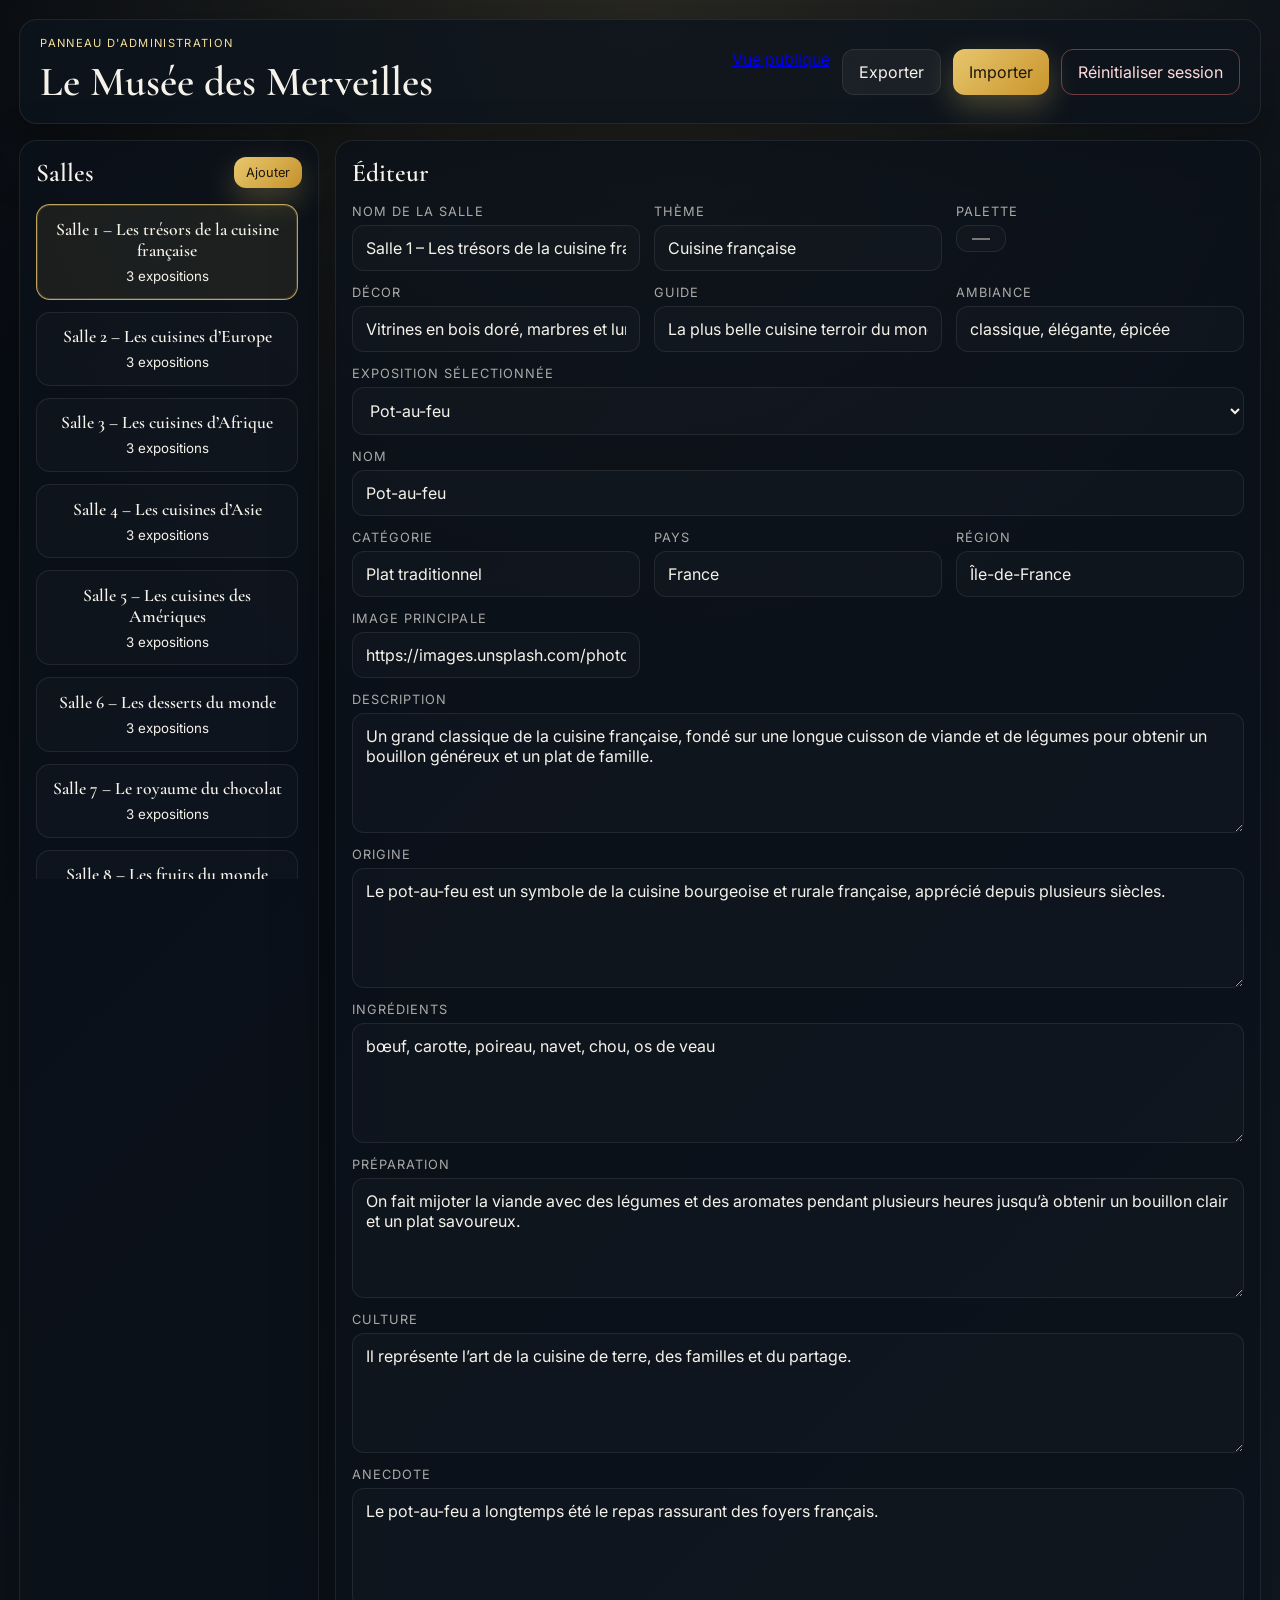
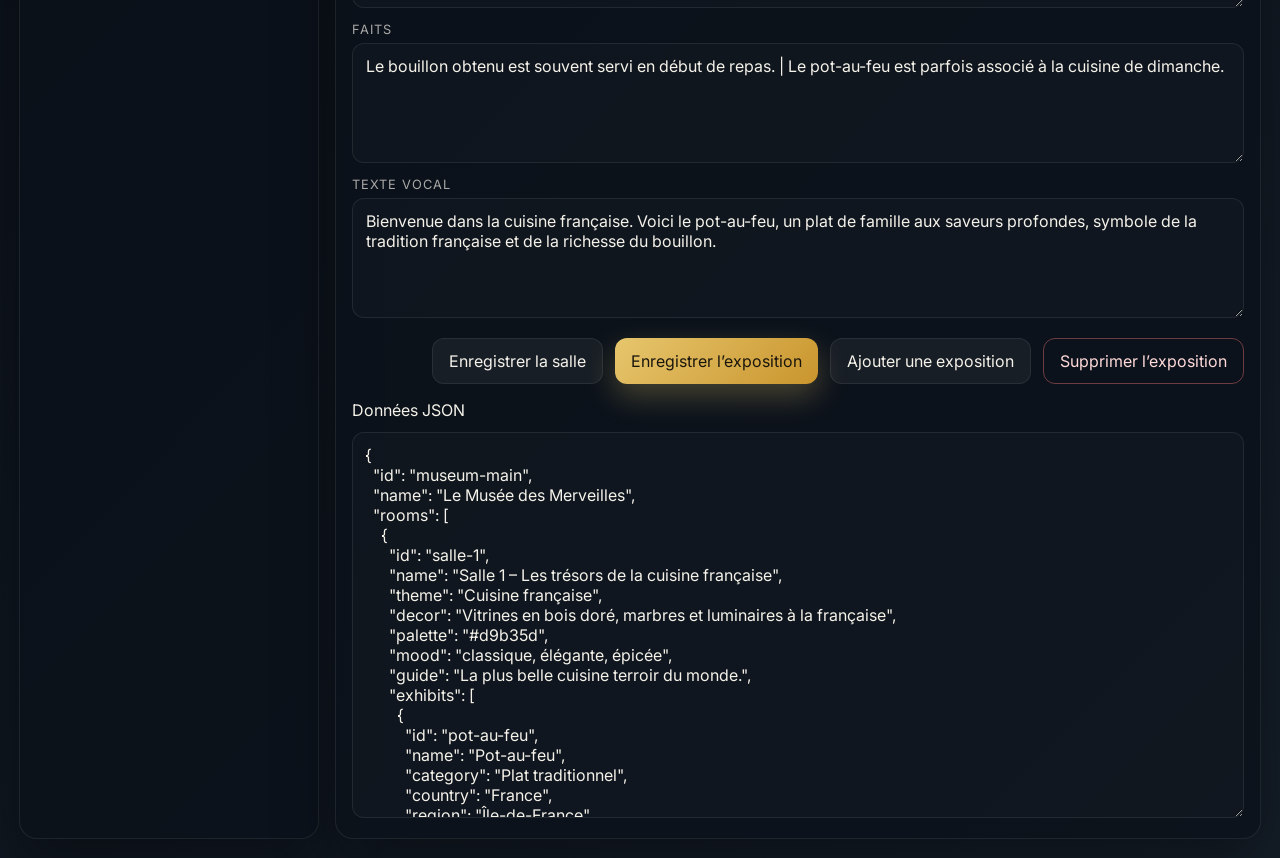
<file: admin.html>
<!DOCTYPE html>
<html lang="fr">
  <head>
    <meta charset="UTF-8" />
    <meta name="viewport" content="width=device-width, initial-scale=1.0" />
    <title>Administration - Le Musée des Merveilles</title>
    <link rel="preconnect" href="https://fonts.googleapis.com" />
    <link rel="preconnect" href="https://fonts.gstatic.com" crossorigin />
    <link href="https://fonts.googleapis.com/css2?family=Cormorant+Garamond:wght@500;600;700&family=Inter:wght@400;500;600;700&display=swap" rel="stylesheet" />
    <link rel="stylesheet" href="styles.css" />
  </head>
  <body data-page="admin">
    <div class="admin-shell">
      <header class="topbar admin-topbar">
        <div>
          <p class="eyebrow">Panneau d'administration</p>
          <h1>Le Musée des Merveilles</h1>
        </div>
        <div class="topbar-controls">
          <a href="index.html" class="ghost">Vue publique</a>
          <button data-action="export-json" class="secondary">Exporter</button>
          <button data-action="import-json" class="primary">Importer</button>
          <button data-action="reset-session" class="ghost danger">Réinitialiser session</button>
        </div>
      </header>

      <main class="admin-layout">
        <aside class="admin-panel">
          <div class="panel-header">
            <h2>Salles</h2>
            <button data-action="add-room" class="small primary">Ajouter</button>
          </div>
          <div id="admin-room-list" class="stack-list"></div>
        </aside>

        <section class="admin-editor">
          <div class="panel-header">
            <h2>Éditeur</h2>
          </div>
          <div id="admin-form"></div>
          <div class="export-box">
            <label for="json-output">Données JSON</label>
            <textarea id="json-output" rows="18"></textarea>
          </div>
        </section>
      </main>
    </div>

    <script src="app.js"></script>
  </body>
</html>
</file>
<file: styles.css>
* {
  box-sizing: border-box;
}

:root {
  --bg: #070b12;
  --panel: rgba(15, 22, 32, 0.9);
  --panel-strong: rgba(19, 30, 43, 0.96);
  --line: rgba(255, 255, 255, 0.08);
  --text: #f5f2ea;
  --muted: rgba(245, 242, 234, 0.68);
  --gold: #e7c66d;
  --gold-soft: #f5df9c;
  --amber: #f0ab2f;
  --green: #90d7a1;
  --red: #ff7c7c;
  --shadow: 0 25px 60px rgba(0, 0, 0, 0.35);
}

html, body {
  margin: 0;
  min-height: 100%;
  background:
    radial-gradient(circle at top, rgba(231, 198, 109, 0.14), transparent 30%),
    linear-gradient(135deg, #060a11 0%, #141d27 100%);
  color: var(--text);
  font-family: 'Inter', sans-serif;
}

body {
  min-height: 100vh;
}

button, input, select, textarea {
  font: inherit;
}

button {
  border: none;
  border-radius: 12px;
  padding: 0.75rem 1rem;
  cursor: pointer;
  transition: transform 0.2s ease, box-shadow 0.2s ease;
}

button:hover {
  transform: translateY(-1px);
}

button.primary {
  background: linear-gradient(135deg, var(--gold) 0%, #c9952d 100%);
  color: #1b160d;
  box-shadow: 0 12px 30px rgba(231, 198, 109, 0.28);
}

button.secondary {
  background: rgba(255, 255, 255, 0.05);
  color: var(--text);
  border: 1px solid var(--line);
}

button.ghost {
  background: transparent;
  color: var(--text);
  border: 1px solid var(--line);
}

button.small {
  padding: 0.5rem 0.75rem;
  font-size: 0.8rem;
}

button.danger {
  color: #ffdada;
  border-color: rgba(255, 124, 124, 0.4);
}

.eyebrow {
  margin: 0 0 0.45rem;
  color: var(--gold-soft);
  text-transform: uppercase;
  letter-spacing: 0.12em;
  font-size: 0.7rem;
}

h1, h2, h3, h4, h5 {
  margin: 0;
  font-family: 'Cormorant Garamond', serif;
  font-weight: 600;
}

.app-shell, .admin-shell {
  max-width: 1600px;
  margin: 0 auto;
  padding: 1.2rem;
}

.topbar {
  display: flex;
  justify-content: space-between;
  align-items: center;
  gap: 1rem;
  margin-bottom: 1rem;
  padding: 1rem 1.25rem;
  background: rgba(13, 20, 29, 0.82);
  border: 1px solid var(--line);
  border-radius: 18px;
  box-shadow: var(--shadow);
}

.topbar h1 {
  font-size: clamp(2rem, 2vw + 1rem, 3rem);
}

.topbar-controls {
  display: flex;
  gap: 0.75rem;
  flex-wrap: wrap;
  justify-content: flex-end;
}

.museum-layout {
  display: grid;
  grid-template-columns: 280px minmax(0, 1fr) 300px;
  gap: 1rem;
}

.admin-layout {
  display: grid;
  grid-template-columns: 300px minmax(0, 1fr);
  gap: 1rem;
}

.side-panel, .stage-panel, .admin-panel, .admin-editor {
  background: rgba(12, 18, 26, 0.82);
  border: 1px solid var(--line);
  border-radius: 18px;
  box-shadow: var(--shadow);
}

.side-panel, .admin-panel {
  padding: 1rem;
}

.stage-panel {
  padding: 1rem;
  overflow: hidden;
}

.panel-header {
  display: flex;
  align-items: center;
  justify-content: space-between;
  gap: 1rem;
  margin-bottom: 1rem;
}

.panel-header h2 {
  font-size: 1.6rem;
}

.stack-list {
  display: flex;
  flex-direction: column;
  gap: 0.75rem;
  max-height: 75vh;
  overflow: auto;
  padding-right: 0.25rem;
}

.room-card, .exhibit-card, .room-list-item, .admin-room-item {
  background: rgba(255, 255, 255, 0.02);
  border: 1px solid var(--line);
  border-radius: 14px;
  padding: 0.85rem 0.9rem;
  color: var(--text);
  cursor: pointer;
}

.room-card.active, .exhibit-card.active, .room-list-item.active, .admin-room-item.active {
  border-color: rgba(231, 198, 109, 0.8);
  background: rgba(231, 198, 109, 0.08);
  box-shadow: inset 0 0 0 1px rgba(231, 198, 109, 0.2);
}

.room-card h3, .exhibit-card h3, .admin-room-item h3 {
  font-size: 1.1rem;
  margin-bottom: 0.25rem;
}

.room-card small, .exhibit-card small, .room-list-item small {
  color: var(--muted);
}

.stage-topline {
  display: flex;
  justify-content: space-between;
  align-items: center;
  gap: 1.5rem;
  margin-bottom: 1rem;
}

.stage-topline h2 {
  font-size: 2rem;
}

.progress-wrap {
  min-width: 220px;
  color: var(--muted);
  font-size: 0.8rem;
}

.progress-bar {
  width: 100%;
  height: 12px;
  border-radius: 999px;
  overflow: hidden;
  background: rgba(255, 255, 255, 0.08);
  margin-top: 0.4rem;
  border: 1px solid var(--line);
}

#progress-fill {
  width: 0%;
  height: 100%;
  background: linear-gradient(90deg, var(--gold) 0%, var(--green) 100%);
  transition: width 0.35s ease;
}

.hero-card {
  position: relative;
  min-height: 360px;
  border-radius: 20px;
  overflow: hidden;
  border: 1px solid rgba(255, 255, 255, 0.12);
  background: linear-gradient(135deg, rgba(18, 24, 32, 0.8), rgba(12, 15, 22, 0.7));
  box-shadow: inset 0 0 30px rgba(0, 0, 0, 0.3);
}

.hero-image {
  position: absolute;
  inset: 0;
  width: 100%;
  height: 100%;
  object-fit: cover;
  filter: saturate(1.08) contrast(1.08);
}

.hero-overlay {
  position: absolute;
  inset: 0;
  background: linear-gradient(180deg, rgba(8, 10, 14, 0.1), rgba(8, 10, 14, 0.7));
}

.hero-copy {
  position: absolute;
  left: 2rem;
  bottom: 2rem;
  max-width: 60%;
  z-index: 1;
}

.hero-copy h3 {
  font-size: clamp(2rem, 2vw + 1.2rem, 4rem);
  margin-bottom: 0.4rem;
}

.hero-copy p {
  margin: 0;
  color: rgba(255, 255, 255, 0.9);
  line-height: 1.5;
}

.gallery-strip {
  display: grid;
  grid-template-columns: repeat(4, minmax(120px, 1fr));
  gap: 0.75rem;
  margin-top: 1rem;
}

.gallery-thumb {
  position: relative;
  height: 128px;
  border-radius: 14px;
  overflow: hidden;
  border: 2px solid transparent;
  background: rgba(255, 255, 255, 0.04);
  cursor: pointer;
}

.gallery-thumb img {
  width: 100%;
  height: 100%;
  object-fit: cover;
  display: block;
}

.gallery-thumb.active {
  border-color: rgba(231, 198, 109, 0.9);
}

.info-grid {
  margin-top: 1rem;
  display: grid;
  grid-template-columns: 2fr 1fr;
  gap: 1rem;
}

.meta-panel, .detail-panel, .quiz-card, .voice-panel {
  background: rgba(255, 255, 255, 0.02);
  border: 1px solid var(--line);
  border-radius: 16px;
  padding: 1rem;
}

.meta-head {
  display: flex;
  justify-content: space-between;
  gap: 1rem;
  color: var(--gold-soft);
  font-weight: 600;
  text-transform: uppercase;
  letter-spacing: 0.06em;
  font-size: 0.7rem;
  margin-bottom: 0.8rem;
}

.meta-panel h3 {
  font-size: clamp(1.8rem, 1vw + 1rem, 2.4rem);
}

.meta-panel p {
  line-height: 1.6;
  color: rgba(255, 255, 255, 0.8);
}

.meta-panel ul {
  margin: 1rem 0 0;
  padding-left: 1.2rem;
  color: var(--muted);
  display: grid;
  gap: 0.45rem;
}

.detail-panel dl {
  display: grid;
  gap: 0.8rem;
  margin: 0;
}

.detail-panel dt {
  color: var(--gold-soft);
  font-size: 0.76rem;
  text-transform: uppercase;
  letter-spacing: 0.08em;
}

.detail-panel dd {
  margin: 0.2rem 0 0;
  color: rgba(255, 255, 255, 0.8);
  line-height: 1.5;
}

.voice-panel {
  margin-top: 1rem;
  display: flex;
  flex-wrap: wrap;
  gap: 0.75rem;
  align-items: center;
}

.voice-panel label {
  display: flex;
  align-items: center;
  gap: 0.5rem;
  color: var(--muted);
}

.voice-panel select {
  background: rgba(255, 255, 255, 0.04);
  color: var(--text);
  border: 1px solid var(--line);
  border-radius: 10px;
  padding: 0.55rem 0.6rem;
}

#voice-rate {
  width: 120px;
}

.quiz-card {
  margin-top: 1rem;
  display: none;
}

.quiz-card.visible {
  display: block;
}

.quiz-card h4 {
  font-size: 1.7rem;
  margin-bottom: 0.75rem;
}

.quiz-options {
  display: grid;
  gap: 0.7rem;
  margin-top: 1rem;
}

.quiz-option {
  width: 100%;
  text-align: left;
  background: rgba(255, 255, 255, 0.03);
  border: 1px solid var(--line);
  color: var(--text);
}

.quiz-option.correct {
  border-color: rgba(144, 215, 161, 0.7);
  background: rgba(144, 215, 161, 0.1);
}

.quiz-option.wrong {
  border-color: rgba(255, 124, 124, 0.7);
  background: rgba(255, 124, 124, 0.08);
}

.admin-editor {
  padding: 1rem;
}

.form-grid {
  display: grid;
  grid-template-columns: repeat(auto-fit, minmax(220px, 1fr));
  gap: 0.9rem;
}

.form-field {
  display: flex;
  flex-direction: column;
  gap: 0.35rem;
}

.form-field label {
  color: var(--muted);
  font-size: 0.8rem;
  text-transform: uppercase;
  letter-spacing: 0.08em;
}

.form-field input,
.form-field textarea,
.form-field select {
  background: rgba(255, 255, 255, 0.02);
  color: var(--text);
  border: 1px solid var(--line);
  border-radius: 12px;
  padding: 0.75rem 0.8rem;
}

.form-field textarea {
  min-height: 120px;
  resize: vertical;
}

.form-actions {
  display: flex;
  justify-content: flex-end;
  gap: 0.75rem;
  flex-wrap: wrap;
  margin-top: 1.25rem;
}

#json-output {
  width: 100%;
  margin-top: 0.75rem;
  border-radius: 12px;
  border: 1px solid var(--line);
  background: rgba(255, 255, 255, 0.02);
  color: var(--text);
  padding: 0.75rem;
  resize: vertical;
}

.export-box {
  margin-top: 1rem;
}

.hidden {
  display: none !important;
}

@media (max-width: 1100px) {
  .museum-layout {
    grid-template-columns: 1fr;
  }

  .admin-layout {
    grid-template-columns: 1fr;
  }

  .info-grid {
    grid-template-columns: 1fr;
  }
}

@media (max-width: 720px) {
  .app-shell, .admin-shell {
    padding: 0.75rem;
  }

  .topbar {
    flex-direction: column;
    align-items: flex-start;
  }

  .gallery-strip {
    grid-template-columns: repeat(2, minmax(120px, 1fr));
  }

  .hero-copy {
    max-width: 80%;
    left: 1rem;
    right: 1rem;
    bottom: 1rem;
  }
}
</file>
